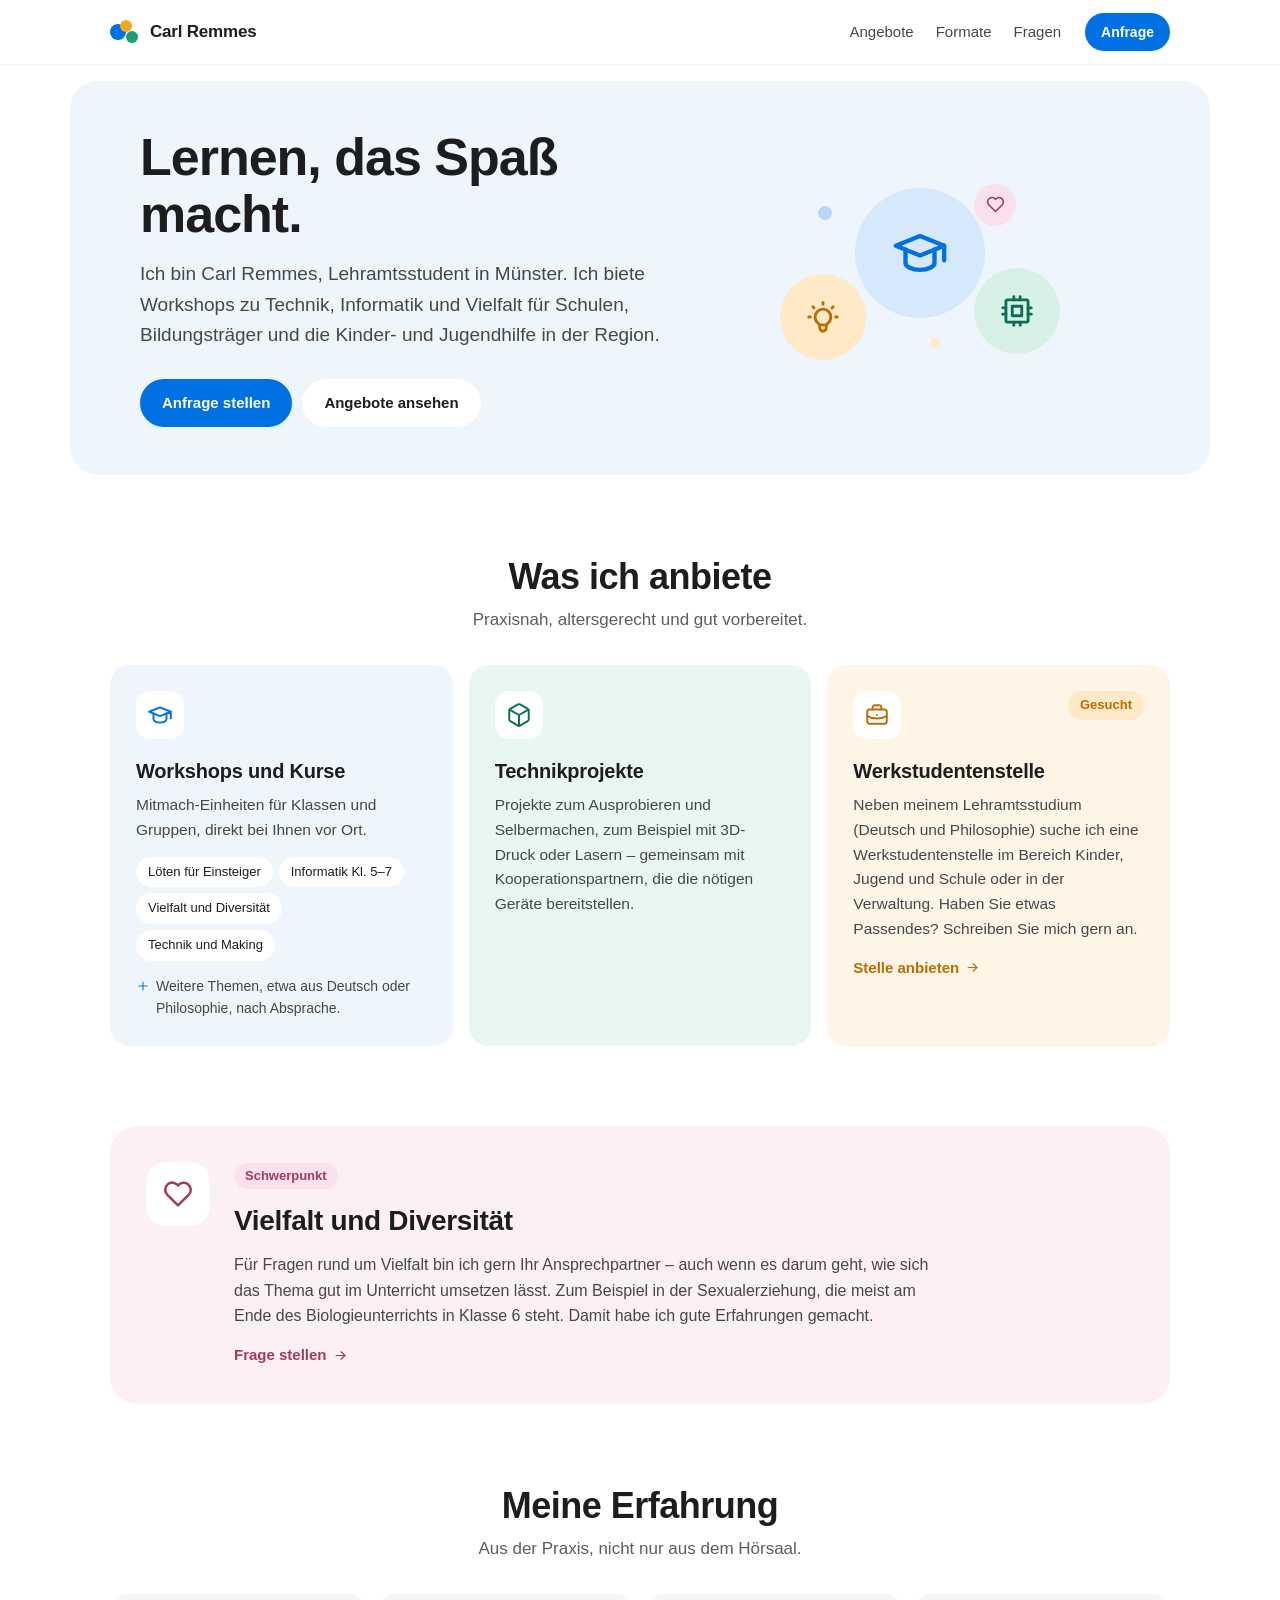
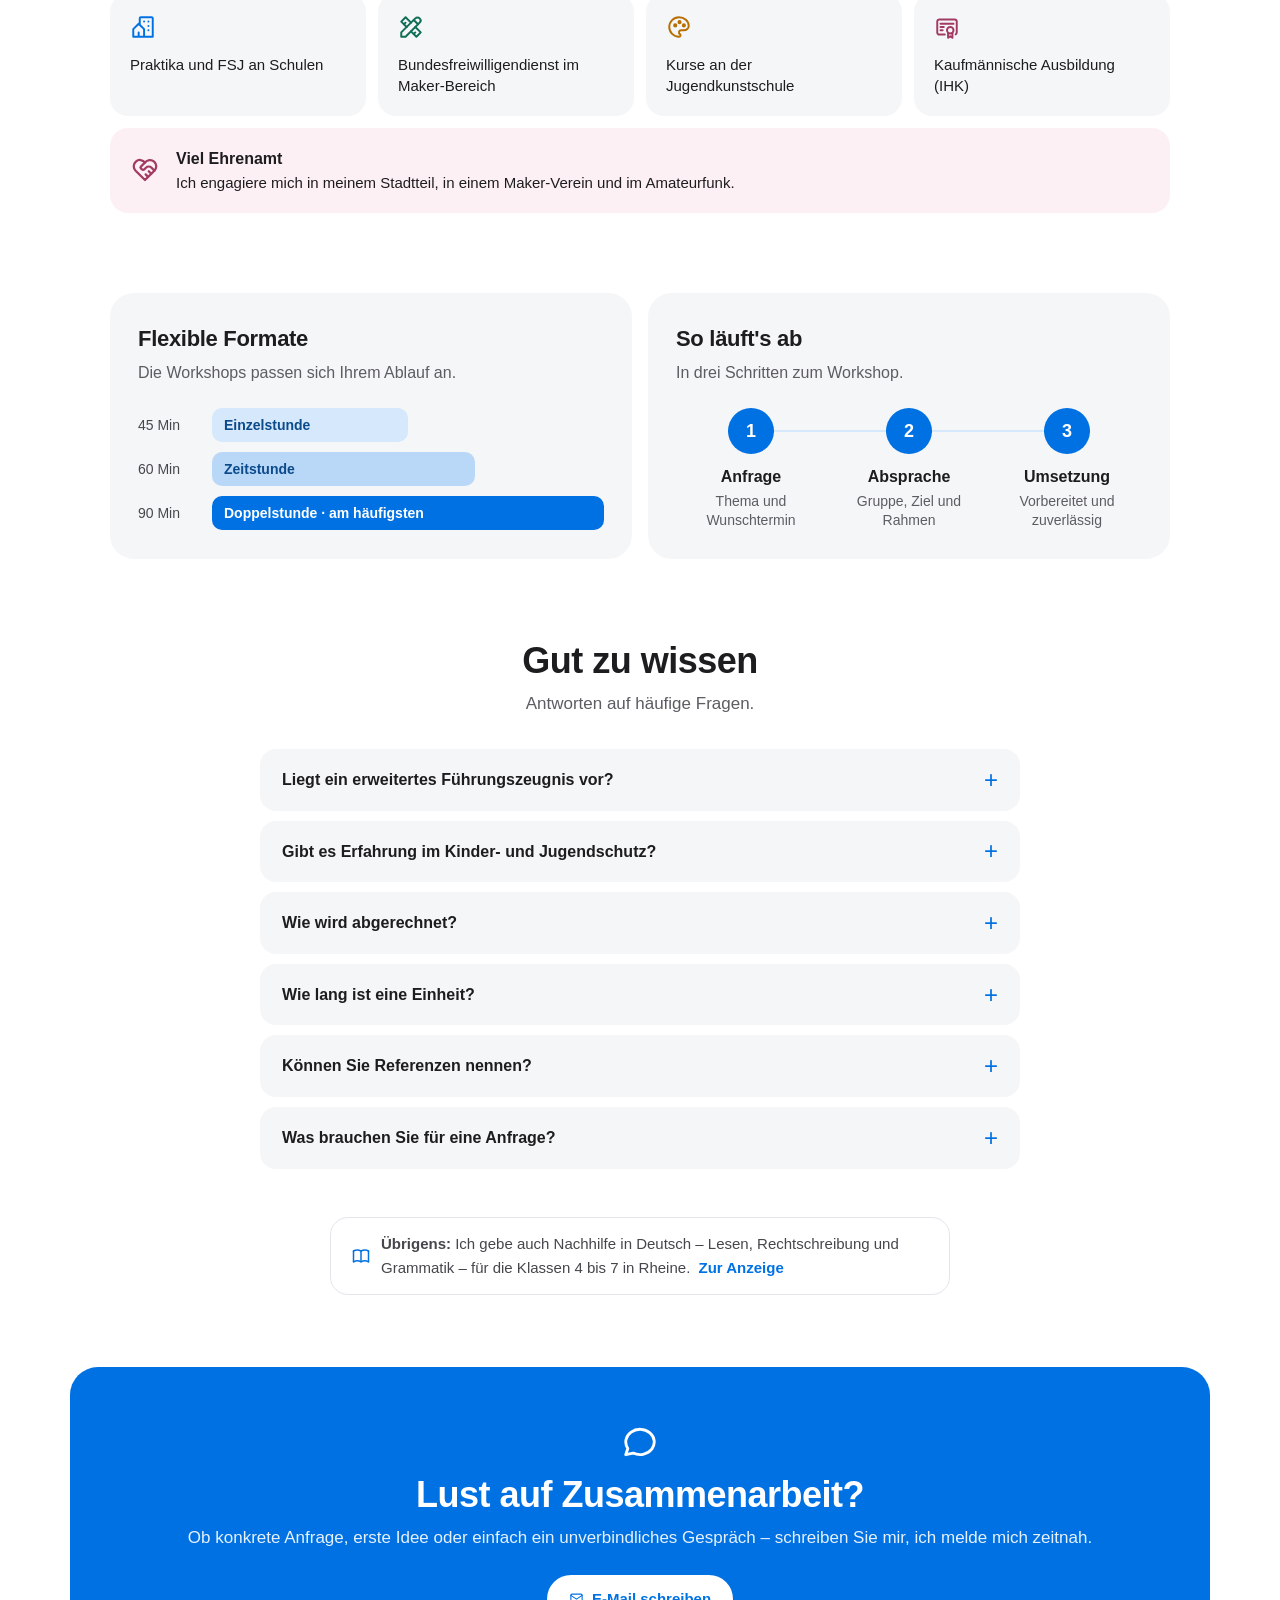
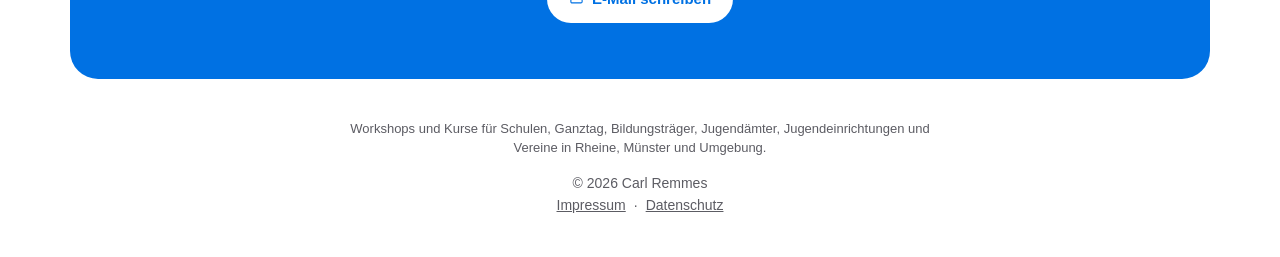
<file: index.html>
<!DOCTYPE html>
<html lang="de">
<head>
<meta charset="utf-8">
<meta name="viewport" content="width=device-width, initial-scale=1">
<title>Carl Remmes – Workshops zu Technik, Informatik und Vielfalt</title>
<meta name="description" content="Workshops und Kurse zu Löten, Informatik, Technik und Vielfalt für Schulen, Ganztag, Bildungsträger, Jugendämter und Jugendeinrichtungen in Rheine, Münster und Umgebung.">
<link rel="canonical" href="https://carlremmes.com/">
<meta property="og:type" content="website">
<meta property="og:locale" content="de_DE">
<meta property="og:url" content="https://carlremmes.com/">
<meta property="og:title" content="Carl Remmes – Workshops zu Technik, Informatik und Vielfalt">
<meta property="og:description" content="Mitmach-Workshops für Schulen, Bildungsträger und die Kinder- und Jugendhilfe in Rheine, Münster und Umgebung.">
<meta property="og:image" content="https://carlremmes.com/og-bild.png">
<meta property="og:image:width" content="1200">
<meta property="og:image:height" content="630">
<meta name="twitter:card" content="summary_large_image">
<link rel="icon" href="favicon.svg" type="image/svg+xml">
<link rel="apple-touch-icon" href="apple-touch-icon.png">
<link rel="stylesheet" href="style.css">
<script type="application/ld+json">
{"@context":"https://schema.org","@type":"Person","name":"Carl Remmes","url":"https://carlremmes.com/","email":"mailto:carl.remmes.business@e.mail.de","description":"Lehramtsstudent und freier Workshop-Anbieter für Technik, Informatik und Vielfalt in Rheine, Münster und Umgebung.","knowsAbout":["Löten","Informatik","3D-Druck","Vielfalt und Diversität","Making","Nachhilfe"]}
</script>
</head>
<body>

<header>
  <div class="wrap nav">
    <a class="brand" href="#top" aria-label="Carl Remmes – zur Startseite">
      <span class="dots" aria-hidden="true"><span></span><span></span><span></span></span>
      Carl Remmes
    </a>
    <nav class="links" aria-label="Hauptnavigation">
      <a href="#angebote">Angebote</a>
      <a href="#formate">Formate</a>
      <a href="#faq">Fragen</a>
    </nav>
    <a class="btn btn-primary btn-small" href="#kontakt">Anfrage</a>
  </div>
</header>

<main id="top">

  <div class="hero">
    <div class="hero-inner">
      <div>
        <h1>Lernen, das Spaß macht.</h1>
        <p>Ich bin Carl Remmes, Lehramtsstudent in Münster. Ich biete Workshops zu Technik, Informatik und Vielfalt für Schulen, Bildungsträger und die Kinder- und Jugendhilfe in der Region.</p>
        <div class="actions">
          <a class="btn btn-primary" href="#kontakt">Anfrage stellen</a>
          <a class="btn btn-light" href="#angebote">Angebote ansehen</a>
        </div>
      </div>
      <div class="art" aria-hidden="true">
        <div class="a1"><svg class="i" aria-hidden="true"xmlns="http://www.w3.org/2000/svg"viewBox="0 0 24 24"fill="none"stroke="currentColor"stroke-width="2"stroke-linecap="round"stroke-linejoin="round"><path stroke="none" d="M0 0h24v24H0z" fill="none"/><path d="M22 9l-10 -4l-10 4l10 4l10 -4v6" /><path d="M6 10.6v5.4a6 3 0 0 0 12 0v-5.4" /></svg></div>
        <div class="a2"><svg class="i" aria-hidden="true"xmlns="http://www.w3.org/2000/svg"viewBox="0 0 24 24"fill="none"stroke="currentColor"stroke-width="2"stroke-linecap="round"stroke-linejoin="round"><path stroke="none" d="M0 0h24v24H0z" fill="none"/><path d="M3 12h1m8 -9v1m8 8h1m-15.4 -6.4l.7 .7m12.1 -.7l-.7 .7" /><path d="M9 16a5 5 0 1 1 6 0a3.5 3.5 0 0 0 -1 3a2 2 0 0 1 -4 0a3.5 3.5 0 0 0 -1 -3" /><path d="M9.7 17l4.6 0" /></svg></div>
        <div class="a3"><svg class="i" aria-hidden="true"xmlns="http://www.w3.org/2000/svg"viewBox="0 0 24 24"fill="none"stroke="currentColor"stroke-width="2"stroke-linecap="round"stroke-linejoin="round"><path stroke="none" d="M0 0h24v24H0z" fill="none"/><path d="M5 5m0 1a1 1 0 0 1 1 -1h12a1 1 0 0 1 1 1v12a1 1 0 0 1 -1 1h-12a1 1 0 0 1 -1 -1z" /><path d="M9 9h6v6h-6z" /><path d="M3 10h2" /><path d="M3 14h2" /><path d="M10 3v2" /><path d="M14 3v2" /><path d="M21 10h-2" /><path d="M21 14h-2" /><path d="M14 21v-2" /><path d="M10 21v-2" /></svg></div>
        <div class="a4"><svg class="i" aria-hidden="true"xmlns="http://www.w3.org/2000/svg"viewBox="0 0 24 24"fill="none"stroke="currentColor"stroke-width="2"stroke-linecap="round"stroke-linejoin="round"><path stroke="none" d="M0 0h24v24H0z" fill="none"/><path d="M19.5 12.572l-7.5 7.428l-7.5 -7.428a5 5 0 1 1 7.5 -6.566a5 5 0 1 1 7.5 6.572" /></svg></div>
        <div class="a5"></div>
        <div class="a6"></div>
      </div>
    </div>
  </div>

  <section id="angebote" class="wrap">
    <h2>Was ich anbiete</h2>
    <p class="lead">Praxisnah, altersgerecht und gut vorbereitet.</p>
    <div class="grid3">
      <article class="card c-blue">
        <div class="tile"><svg class="i" aria-hidden="true"xmlns="http://www.w3.org/2000/svg"viewBox="0 0 24 24"fill="none"stroke="currentColor"stroke-width="2"stroke-linecap="round"stroke-linejoin="round"><path stroke="none" d="M0 0h24v24H0z" fill="none"/><path d="M22 9l-10 -4l-10 4l10 4l10 -4v6" /><path d="M6 10.6v5.4a6 3 0 0 0 12 0v-5.4" /></svg></div>
        <h3>Workshops und Kurse</h3>
        <p>Mitmach-Einheiten für Klassen und Gruppen, direkt bei Ihnen vor Ort.</p>
        <div class="tags"><span>Löten für Einsteiger</span><span>Informatik Kl. 5–7</span><span>Vielfalt und Diversität</span><span>Technik und Making</span></div>
        <p class="note"><svg class="i" aria-hidden="true"xmlns="http://www.w3.org/2000/svg"viewBox="0 0 24 24"fill="none"stroke="currentColor"stroke-width="2"stroke-linecap="round"stroke-linejoin="round"><path stroke="none" d="M0 0h24v24H0z" fill="none"/><path d="M12 5l0 14" /><path d="M5 12l14 0" /></svg>Weitere Themen, etwa aus Deutsch oder Philosophie, nach Absprache.</p>
      </article>
      <article class="card c-green">
        <div class="tile"><svg class="i" aria-hidden="true"xmlns="http://www.w3.org/2000/svg"viewBox="0 0 24 24"fill="none"stroke="currentColor"stroke-width="2"stroke-linecap="round"stroke-linejoin="round"><path stroke="none" d="M0 0h24v24H0z" fill="none"/><path d="M21 16.008v-8.018a1.98 1.98 0 0 0 -1 -1.717l-7 -4.008a2.016 2.016 0 0 0 -2 0l-7 4.008c-.619 .355 -1 1.01 -1 1.718v8.018c0 .709 .381 1.363 1 1.717l7 4.008a2.016 2.016 0 0 0 2 0l7 -4.008c.619 -.355 1 -1.01 1 -1.718z" /><path d="M12 22v-10" /><path d="M12 12l8.73 -5.04" /><path d="M3.27 6.96l8.73 5.04" /></svg></div>
        <h3>Technikprojekte</h3>
        <p>Projekte zum Ausprobieren und Selbermachen, zum Beispiel mit 3D-Druck oder Lasern – gemeinsam mit Kooperationspartnern, die die nötigen Geräte bereitstellen.</p>
      </article>
      <article class="card c-amber">
        <span class="badge">Gesucht</span>
        <div class="tile"><svg class="i" aria-hidden="true"xmlns="http://www.w3.org/2000/svg"viewBox="0 0 24 24"fill="none"stroke="currentColor"stroke-width="2"stroke-linecap="round"stroke-linejoin="round"><path stroke="none" d="M0 0h24v24H0z" fill="none"/><path d="M3 7m0 2a2 2 0 0 1 2 -2h14a2 2 0 0 1 2 2v9a2 2 0 0 1 -2 2h-14a2 2 0 0 1 -2 -2z" /><path d="M8 7v-2a2 2 0 0 1 2 -2h4a2 2 0 0 1 2 2v2" /><path d="M12 12l0 .01" /><path d="M3 13a20 20 0 0 0 18 0" /></svg></div>
        <h3>Werkstudentenstelle</h3>
        <p>Neben meinem Lehramtsstudium (Deutsch und Philosophie) suche ich eine Werkstudentenstelle im Bereich Kinder, Jugend und Schule oder in der Verwaltung. Haben Sie etwas Passendes? Schreiben Sie mich gern an.</p>
        <a class="more" href="mailto:carl.remmes.business@e.mail.de?subject=Werkstudentenstelle">Stelle anbieten <svg class="i" aria-hidden="true"xmlns="http://www.w3.org/2000/svg"viewBox="0 0 24 24"fill="none"stroke="currentColor"stroke-width="2"stroke-linecap="round"stroke-linejoin="round"><path stroke="none" d="M0 0h24v24H0z" fill="none"/><path d="M5 12l14 0" /><path d="M13 18l6 -6" /><path d="M13 6l6 6" /></svg></a>
      </article>
    </div>
  </section>

  <section class="wrap">
    <div class="focus">
      <div class="focus-icon"><svg class="i" aria-hidden="true"xmlns="http://www.w3.org/2000/svg"viewBox="0 0 24 24"fill="none"stroke="currentColor"stroke-width="2"stroke-linecap="round"stroke-linejoin="round"><path stroke="none" d="M0 0h24v24H0z" fill="none"/><path d="M19.5 12.572l-7.5 7.428l-7.5 -7.428a5 5 0 1 1 7.5 -6.566a5 5 0 1 1 7.5 6.572" /></svg></div>
      <div>
        <span class="eyebrow">Schwerpunkt</span>
        <h3>Vielfalt und Diversität</h3>
        <p>Für Fragen rund um Vielfalt bin ich gern Ihr Ansprechpartner – auch wenn es darum geht, wie sich das Thema gut im Unterricht umsetzen lässt. Zum Beispiel in der Sexualerziehung, die meist am Ende des Biologieunterrichts in Klasse 6 steht. Damit habe ich gute Erfahrungen gemacht.</p>
        <a class="more more-pink" href="mailto:carl.remmes.business@e.mail.de?subject=Frage%20zu%20Vielfalt%20und%20Diversit%C3%A4t">Frage stellen <svg class="i" aria-hidden="true"xmlns="http://www.w3.org/2000/svg"viewBox="0 0 24 24"fill="none"stroke="currentColor"stroke-width="2"stroke-linecap="round"stroke-linejoin="round"><path stroke="none" d="M0 0h24v24H0z" fill="none"/><path d="M5 12l14 0" /><path d="M13 18l6 -6" /><path d="M13 6l6 6" /></svg></a>
      </div>
    </div>
  </section>

  <section class="wrap">
    <h2>Meine Erfahrung</h2>
    <p class="lead">Aus der Praxis, nicht nur aus dem Hörsaal.</p>
    <div class="grid4">
      <div class="exp"><span style="color:var(--blue)"><svg class="i" aria-hidden="true"xmlns="http://www.w3.org/2000/svg"viewBox="0 0 24 24"fill="none"stroke="currentColor"stroke-width="2"stroke-linecap="round"stroke-linejoin="round"><path stroke="none" d="M0 0h24v24H0z" fill="none"/><path d="M8 9l5 5v7h-5v-4m0 4h-5v-7l5 -5m1 1v-6a1 1 0 0 1 1 -1h10a1 1 0 0 1 1 1v17h-8" /><path d="M13 7l0 .01" /><path d="M17 7l0 .01" /><path d="M17 11l0 .01" /><path d="M17 15l0 .01" /></svg></span><p>Praktika und FSJ an Schulen</p></div>
      <div class="exp"><span style="color:var(--green-dark)"><svg class="i" aria-hidden="true"xmlns="http://www.w3.org/2000/svg"viewBox="0 0 24 24"fill="none"stroke="currentColor"stroke-width="2"stroke-linecap="round"stroke-linejoin="round"><path stroke="none" d="M0 0h24v24H0z" fill="none"/><path d="M3 21h4l13 -13a1.5 1.5 0 0 0 -4 -4l-13 13v4" /><path d="M14.5 5.5l4 4" /><path d="M12 8l-5 -5l-4 4l5 5" /><path d="M7 8l-1.5 1.5" /><path d="M16 12l5 5l-4 4l-5 -5" /><path d="M16 17l-1.5 1.5" /></svg></span><p>Bundesfreiwilligendienst im Maker-Bereich</p></div>
      <div class="exp"><span style="color:var(--amber-dark)"><svg class="i" aria-hidden="true"xmlns="http://www.w3.org/2000/svg"viewBox="0 0 24 24"fill="none"stroke="currentColor"stroke-width="2"stroke-linecap="round"stroke-linejoin="round"><path stroke="none" d="M0 0h24v24H0z" fill="none"/><path d="M12 21a9 9 0 0 1 0 -18c4.97 0 9 3.582 9 8c0 1.06 -.474 2.078 -1.318 2.828c-.844 .75 -1.989 1.172 -3.182 1.172h-2.5a2 2 0 0 0 -1 3.75a1.3 1.3 0 0 1 -1 2.25" /><path d="M8.5 10.5m-1 0a1 1 0 1 0 2 0a1 1 0 1 0 -2 0" /><path d="M12.5 7.5m-1 0a1 1 0 1 0 2 0a1 1 0 1 0 -2 0" /><path d="M16.5 10.5m-1 0a1 1 0 1 0 2 0a1 1 0 1 0 -2 0" /></svg></span><p>Kurse an der Jugendkunstschule</p></div>
      <div class="exp"><span style="color:var(--pink-dark)"><svg class="i" aria-hidden="true"xmlns="http://www.w3.org/2000/svg"viewBox="0 0 24 24"fill="none"stroke="currentColor"stroke-width="2"stroke-linecap="round"stroke-linejoin="round"><path stroke="none" d="M0 0h24v24H0z" fill="none"/><path d="M15 15m-3 0a3 3 0 1 0 6 0a3 3 0 1 0 -6 0" /><path d="M13 17.5v4.5l2 -1.5l2 1.5v-4.5" /><path d="M10 19h-5a2 2 0 0 1 -2 -2v-10c0 -1.1 .9 -2 2 -2h14a2 2 0 0 1 2 2v10a2 2 0 0 1 -1 1.73" /><path d="M6 9l12 0" /><path d="M6 12l3 0" /><path d="M6 15l2 0" /></svg></span><p>Kaufmännische Ausbildung (IHK)</p></div>
      <div class="exp wide"><svg class="i" aria-hidden="true"xmlns="http://www.w3.org/2000/svg"viewBox="0 0 24 24"fill="none"stroke="currentColor"stroke-width="2"stroke-linecap="round"stroke-linejoin="round"><path stroke="none" d="M0 0h24v24H0z" fill="none"/><path d="M19.5 12.572l-7.5 7.428l-7.5 -7.428a5 5 0 1 1 7.5 -6.566a5 5 0 1 1 7.5 6.572" /><path d="M12 6l-3.293 3.293a1 1 0 0 0 0 1.414l.543 .543c.69 .69 1.81 .69 2.5 0l1 -1a3.182 3.182 0 0 1 4.5 0l2.25 2.25" /><path d="M12.5 15.5l2 2" /><path d="M15 13l2 2" /></svg><p><b>Viel Ehrenamt</b>Ich engagiere mich in meinem Stadtteil, in einem Maker-Verein und im Amateurfunk.</p></div>
    </div>
  </section>

  <section id="formate" class="wrap">
    <div class="split">
      <div class="panel">
        <h3>Flexible Formate</h3>
        <p>Die Workshops passen sich Ihrem Ablauf an.</p>
        <div class="bars">
          <span>45 Min</span><div class="bar" style="width:50%;background:var(--blue-100);color:var(--blue-dark)">Einzelstunde</div>
          <span>60 Min</span><div class="bar" style="width:67%;background:var(--blue-200);color:var(--blue-dark)">Zeitstunde</div>
          <span>90 Min</span><div class="bar" style="width:100%;background:var(--blue);color:#fff">Doppelstunde · am häufigsten</div>
        </div>
      </div>
      <div class="panel">
        <h3>So läuft's ab</h3>
        <p>In drei Schritten zum Workshop.</p>
        <div class="steps">
          <div class="step"><div class="num">1</div><b>Anfrage</b><small>Thema und Wunschtermin</small></div>
          <div class="step"><div class="num">2</div><b>Absprache</b><small>Gruppe, Ziel und Rahmen</small></div>
          <div class="step"><div class="num">3</div><b>Umsetzung</b><small>Vorbereitet und zuverlässig</small></div>
        </div>
      </div>
    </div>
  </section>

  <section id="faq" class="wrap">
    <h2>Gut zu wissen</h2>
    <p class="lead">Antworten auf häufige Fragen.</p>
    <div class="faq">
      <details><summary>Liegt ein erweitertes Führungszeugnis vor?</summary><p>Ja. Ich habe regelmäßig ein aktuelles erweitertes Führungszeugnis und lege es vor Beginn vor.</p></details>
      <details><summary>Gibt es Erfahrung im Kinder- und Jugendschutz?</summary><p>Ja. Im FSJ und im Bundesfreiwilligendienst wurde ich dazu geschult, und ich bilde mich regelmäßig weiter.</p></details>
      <details><summary>Wie wird abgerechnet?</summary><p>Ich arbeite freiberuflich und rechne auf Honorarbasis per Rechnung ab. Wie es bei Ihnen am besten passt, etwa über Ganztag, Förderverein oder Projektmittel, klären wir vorab.</p></details>
      <details><summary>Wie lang ist eine Einheit?</summary><p>45, 60 oder 90 Minuten. Am häufigsten ist die Doppelstunde mit 90 Minuten.</p></details>
      <details><summary>Können Sie Referenzen nennen?</summary><p>Ja, Referenzen aus meinen Praktika und Einsätzen an Schulen gebe ich auf Anfrage gern weiter.</p></details>
      <details><summary>Was brauchen Sie für eine Anfrage?</summary><p>Ihre Einrichtung, Zielgruppe oder Gruppengröße, das gewünschte Thema und einen Zeitraum. Ich melde mich dann mit einem Vorschlag.</p></details>
    </div>
  </section>

  <div class="wrap">
    <p class="aside"><svg class="i" aria-hidden="true"xmlns="http://www.w3.org/2000/svg"viewBox="0 0 24 24"fill="none"stroke="currentColor"stroke-width="2"stroke-linecap="round"stroke-linejoin="round"><path stroke="none" d="M0 0h24v24H0z" fill="none"/><path d="M3 19a9 9 0 0 1 9 0a9 9 0 0 1 9 0" /><path d="M3 6a9 9 0 0 1 9 0a9 9 0 0 1 9 0" /><path d="M3 6l0 13" /><path d="M12 6l0 13" /><path d="M21 6l0 13" /></svg><span><b>Übrigens:</b> Ich gebe auch Nachhilfe in Deutsch – Lesen, Rechtschreibung und Grammatik – für die Klassen 4 bis 7 in Rheine. <a href="https://www.kleinanzeigen.de/s-anzeige/nachhilfe-deutsch-lesen-rechtschreibung-co-kl-4-7-/3553415261-268-1786" target="_blank" rel="noopener">Zur Anzeige</a></span></p>
  </div>

  <div id="kontakt" class="cta">
    <svg class="i" aria-hidden="true"xmlns="http://www.w3.org/2000/svg"viewBox="0 0 24 24"fill="none"stroke="currentColor"stroke-width="2"stroke-linecap="round"stroke-linejoin="round"><path stroke="none" d="M0 0h24v24H0z" fill="none"/><path d="M3 20l1.3 -3.9c-2.324 -3.437 -1.426 -7.872 2.1 -10.374c3.526 -2.501 8.59 -2.296 11.845 .48c3.255 2.777 3.695 7.266 1.029 10.501c-2.666 3.235 -7.615 4.215 -11.574 2.293l-4.7 1" /></svg>
    <h2>Lust auf Zusammenarbeit?</h2>
    <p>Ob konkrete Anfrage, erste Idee oder einfach ein unverbindliches Gespräch – schreiben Sie mir, ich melde mich zeitnah.</p>
    <a class="btn btn-light" href="mailto:carl.remmes.business@e.mail.de?subject=Anfrage%20%C3%BCber%20carlremmes.com"><svg class="i" aria-hidden="true"xmlns="http://www.w3.org/2000/svg"viewBox="0 0 24 24"fill="none"stroke="currentColor"stroke-width="2"stroke-linecap="round"stroke-linejoin="round"><path stroke="none" d="M0 0h24v24H0z" fill="none"/><path d="M3 7a2 2 0 0 1 2 -2h14a2 2 0 0 1 2 2v10a2 2 0 0 1 -2 2h-14a2 2 0 0 1 -2 -2v-10z" /><path d="M3 7l9 6l9 -6" /></svg> E-Mail schreiben</a>
  </div>

</main>

<footer class="wrap">
  <p class="reach">Workshops und Kurse für Schulen, Ganztag, Bildungsträger, Jugendämter, Jugendeinrichtungen und Vereine in Rheine, Münster und Umgebung.</p>
  © 2026 Carl Remmes
  <br>
  <a href="impressum.html">Impressum</a>·<a href="datenschutz.html">Datenschutz</a>
</footer>

</body>
</html>
</file>
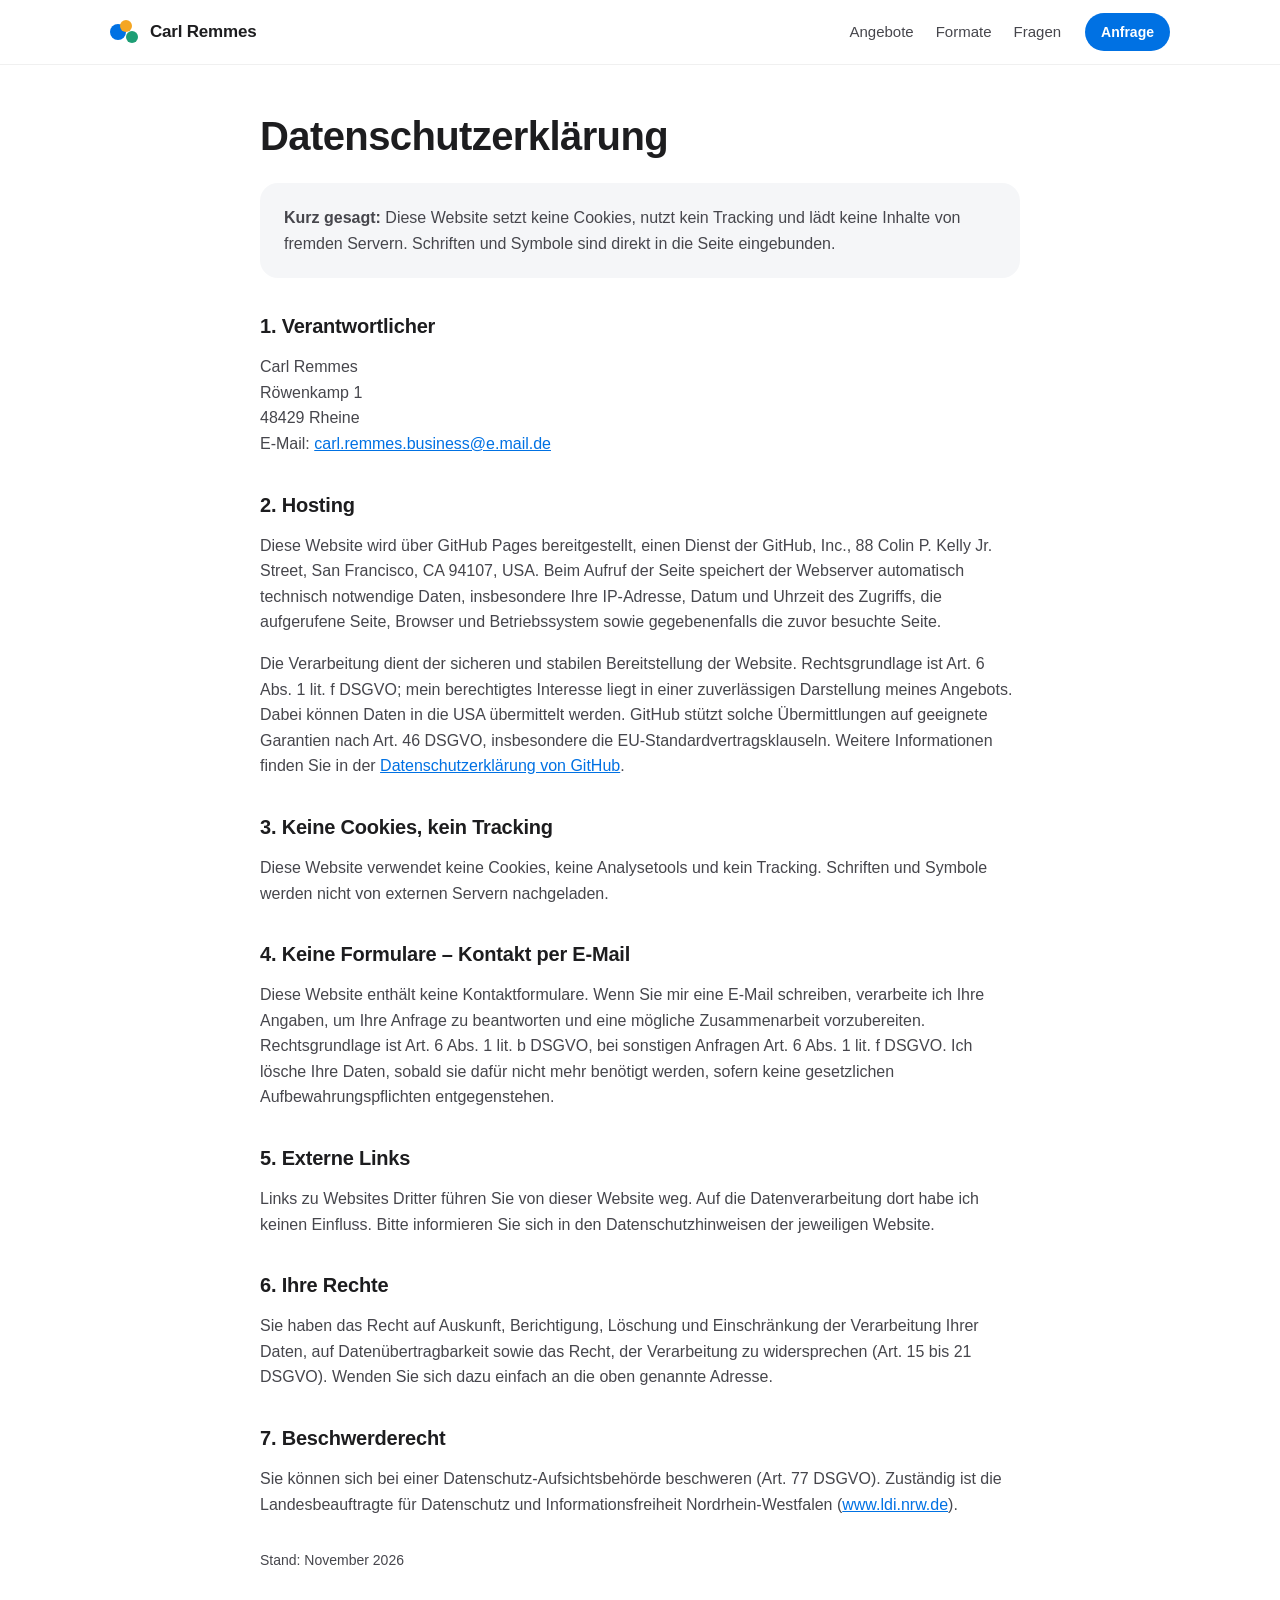
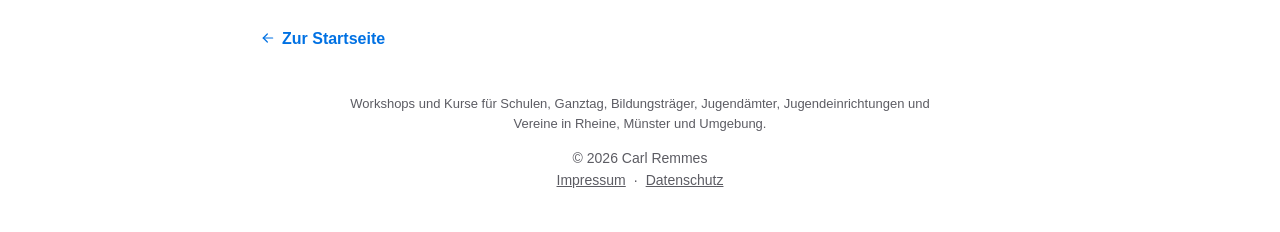
<file: datenschutz.html>
<!DOCTYPE html>
<html lang="de">
<head>
<meta charset="utf-8">
<meta name="viewport" content="width=device-width, initial-scale=1">
<title>Datenschutz – Carl Remmes</title>
<meta name="robots" content="noindex, follow">
<link rel="icon" href="favicon.svg" type="image/svg+xml">
<link rel="apple-touch-icon" href="apple-touch-icon.png">
<link rel="stylesheet" href="style.css">
</head>
<body>

<header>
  <div class="wrap nav">
    <a class="brand" href="index.html#top" aria-label="Carl Remmes – zur Startseite">
      <span class="dots" aria-hidden="true"><span></span><span></span><span></span></span>
      Carl Remmes
    </a>
    <nav class="links" aria-label="Hauptnavigation">
      <a href="index.html#angebote">Angebote</a>
      <a href="index.html#formate">Formate</a>
      <a href="index.html#faq">Fragen</a>
    </nav>
    <a class="btn btn-primary btn-small" href="index.html#kontakt">Anfrage</a>
  </div>
</header>

<main class="wrap">
  <div class="legal">
    <h1>Datenschutzerklärung</h1>

    <div class="box">
      <p style="margin:0"><b>Kurz gesagt:</b> Diese Website setzt keine Cookies, nutzt kein Tracking und lädt keine Inhalte von fremden Servern. Schriften und Symbole sind direkt in die Seite eingebunden.</p>
    </div>

    <h2>1. Verantwortlicher</h2>
    <p>
      Carl Remmes<br>
      Röwenkamp 1<br>
      48429 Rheine<br>
      E-Mail: <a href="mailto:carl.remmes.business@e.mail.de">carl.remmes.business@e.mail.de</a>
    </p>

    <h2>2. Hosting</h2>
    <p>Diese Website wird über GitHub Pages bereitgestellt, einen Dienst der GitHub, Inc., 88 Colin P. Kelly Jr. Street, San Francisco, CA 94107, USA. Beim Aufruf der Seite speichert der Webserver automatisch technisch notwendige Daten, insbesondere Ihre IP-Adresse, Datum und Uhrzeit des Zugriffs, die aufgerufene Seite, Browser und Betriebssystem sowie gegebenenfalls die zuvor besuchte Seite.</p>
    <p>Die Verarbeitung dient der sicheren und stabilen Bereitstellung der Website. Rechtsgrundlage ist Art. 6 Abs. 1 lit. f DSGVO; mein berechtigtes Interesse liegt in einer zuverlässigen Darstellung meines Angebots. Dabei können Daten in die USA übermittelt werden. GitHub stützt solche Übermittlungen auf geeignete Garantien nach Art. 46 DSGVO, insbesondere die EU-Standardvertragsklauseln. Weitere Informationen finden Sie in der <a href="https://docs.github.com/de/site-policy/privacy-policies/github-general-privacy-statement" rel="noopener" target="_blank">Datenschutzerklärung von GitHub</a>.</p>

    <h2>3. Keine Cookies, kein Tracking</h2>
    <p>Diese Website verwendet keine Cookies, keine Analysetools und kein Tracking. Schriften und Symbole werden nicht von externen Servern nachgeladen.</p>

    <h2>4. Keine Formulare – Kontakt per E-Mail</h2>
    <p>Diese Website enthält keine Kontaktformulare. Wenn Sie mir eine E-Mail schreiben, verarbeite ich Ihre Angaben, um Ihre Anfrage zu beantworten und eine mögliche Zusammenarbeit vorzubereiten. Rechtsgrundlage ist Art. 6 Abs. 1 lit. b DSGVO, bei sonstigen Anfragen Art. 6 Abs. 1 lit. f DSGVO. Ich lösche Ihre Daten, sobald sie dafür nicht mehr benötigt werden, sofern keine gesetzlichen Aufbewahrungspflichten entgegenstehen.</p>

    <h2>5. Externe Links</h2>
    <p>Links zu Websites Dritter führen Sie von dieser Website weg. Auf die Datenverarbeitung dort habe ich keinen Einfluss. Bitte informieren Sie sich in den Datenschutzhinweisen der jeweiligen Website.</p>

    <h2>6. Ihre Rechte</h2>
    <p>Sie haben das Recht auf Auskunft, Berichtigung, Löschung und Einschränkung der Verarbeitung Ihrer Daten, auf Datenübertragbarkeit sowie das Recht, der Verarbeitung zu widersprechen (Art. 15 bis 21 DSGVO). Wenden Sie sich dazu einfach an die oben genannte Adresse.</p>

    <h2>7. Beschwerderecht</h2>
    <p>Sie können sich bei einer Datenschutz-Aufsichtsbehörde beschweren (Art. 77 DSGVO). Zuständig ist die Landesbeauftragte für Datenschutz und Informationsfreiheit Nordrhein-Westfalen (<a href="https://www.ldi.nrw.de" rel="noopener" target="_blank">www.ldi.nrw.de</a>).</p>

    <p style="margin-top:32px;font-size:14px">Stand: November 2026</p>

    <a class="back" href="index.html"><svg class="i" aria-hidden="true"xmlns="http://www.w3.org/2000/svg"viewBox="0 0 24 24"fill="none"stroke="currentColor"stroke-width="2"stroke-linecap="round"stroke-linejoin="round"><path stroke="none" d="M0 0h24v24H0z" fill="none"/><path d="M5 12l14 0" /><path d="M5 12l6 6" /><path d="M5 12l6 -6" /></svg> Zur Startseite</a>
  </div>
</main>

<footer class="wrap">
  <p class="reach">Workshops und Kurse für Schulen, Ganztag, Bildungsträger, Jugendämter, Jugendeinrichtungen und Vereine in Rheine, Münster und Umgebung.</p>
  © 2026 Carl Remmes
  <br>
  <a href="impressum.html">Impressum</a>·<a href="datenschutz.html">Datenschutz</a>
</footer>

</body>
</html>
</file>
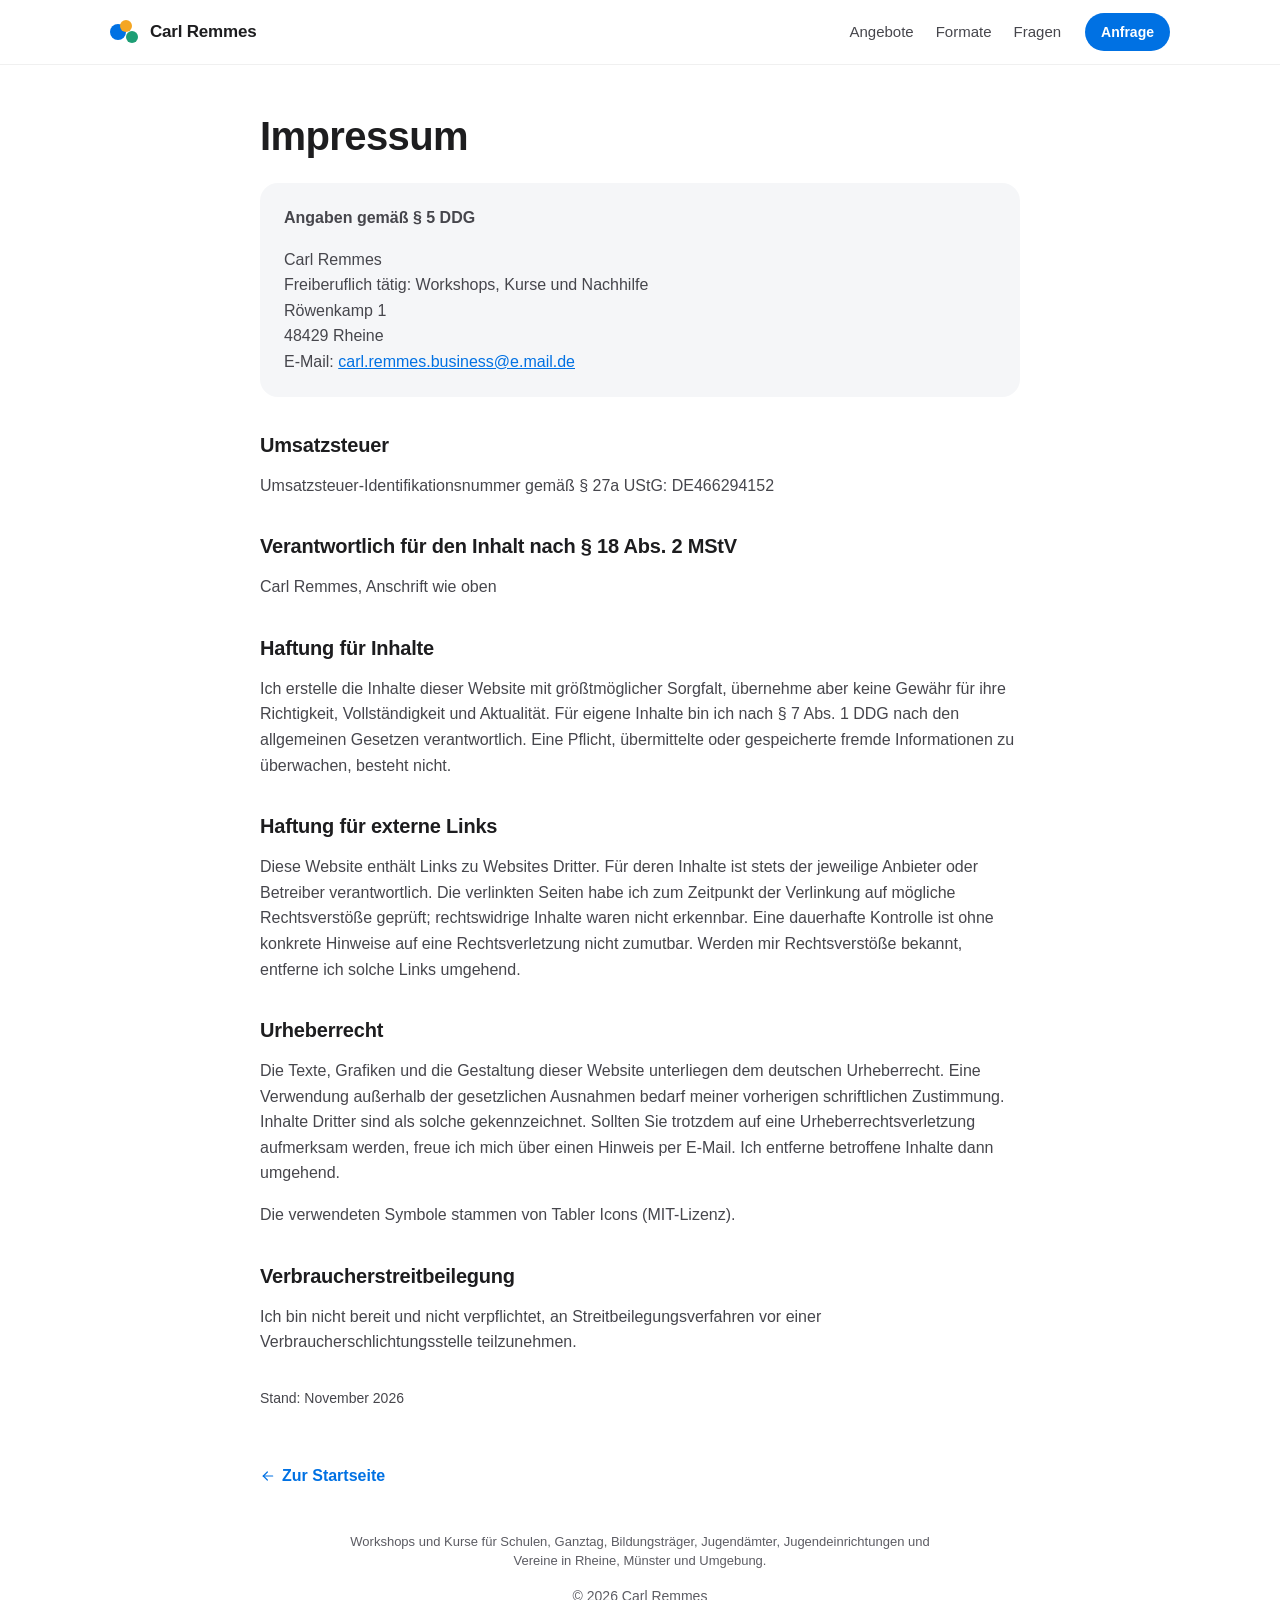
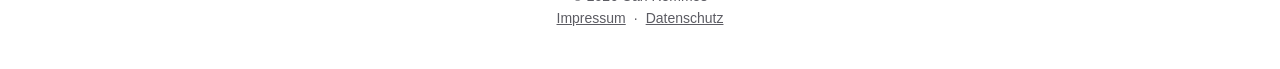
<file: impressum.html>
<!DOCTYPE html>
<html lang="de">
<head>
<meta charset="utf-8">
<meta name="viewport" content="width=device-width, initial-scale=1">
<title>Impressum – Carl Remmes</title>
<meta name="robots" content="noindex, follow">
<link rel="icon" href="favicon.svg" type="image/svg+xml">
<link rel="apple-touch-icon" href="apple-touch-icon.png">
<link rel="stylesheet" href="style.css">
</head>
<body>

<header>
  <div class="wrap nav">
    <a class="brand" href="index.html#top" aria-label="Carl Remmes – zur Startseite">
      <span class="dots" aria-hidden="true"><span></span><span></span><span></span></span>
      Carl Remmes
    </a>
    <nav class="links" aria-label="Hauptnavigation">
      <a href="index.html#angebote">Angebote</a>
      <a href="index.html#formate">Formate</a>
      <a href="index.html#faq">Fragen</a>
    </nav>
    <a class="btn btn-primary btn-small" href="index.html#kontakt">Anfrage</a>
  </div>
</header>

<main class="wrap">
  <div class="legal">
    <h1>Impressum</h1>

    <div class="box">
      <p style="margin-top:0"><b>Angaben gemäß § 5 DDG</b></p>
      <p style="margin-bottom:0">
        Carl Remmes<br>
        Freiberuflich tätig: Workshops, Kurse und Nachhilfe<br>
        Röwenkamp 1<br>
        48429 Rheine<br>
        E-Mail: <a href="mailto:carl.remmes.business@e.mail.de">carl.remmes.business@e.mail.de</a>
      </p>
    </div>

    <h2>Umsatzsteuer</h2>
    <p>Umsatzsteuer-Identifikationsnummer gemäß § 27a UStG: DE466294152</p>

    <h2>Verantwortlich für den Inhalt nach § 18 Abs. 2 MStV</h2>
    <p>Carl Remmes, Anschrift wie oben</p>

    <h2>Haftung für Inhalte</h2>
    <p>Ich erstelle die Inhalte dieser Website mit größtmöglicher Sorgfalt, übernehme aber keine Gewähr für ihre Richtigkeit, Vollständigkeit und Aktualität. Für eigene Inhalte bin ich nach § 7 Abs. 1 DDG nach den allgemeinen Gesetzen verantwortlich. Eine Pflicht, übermittelte oder gespeicherte fremde Informationen zu überwachen, besteht nicht.</p>

    <h2>Haftung für externe Links</h2>
    <p>Diese Website enthält Links zu Websites Dritter. Für deren Inhalte ist stets der jeweilige Anbieter oder Betreiber verantwortlich. Die verlinkten Seiten habe ich zum Zeitpunkt der Verlinkung auf mögliche Rechtsverstöße geprüft; rechtswidrige Inhalte waren nicht erkennbar. Eine dauerhafte Kontrolle ist ohne konkrete Hinweise auf eine Rechtsverletzung nicht zumutbar. Werden mir Rechtsverstöße bekannt, entferne ich solche Links umgehend.</p>

    <h2>Urheberrecht</h2>
    <p>Die Texte, Grafiken und die Gestaltung dieser Website unterliegen dem deutschen Urheberrecht. Eine Verwendung außerhalb der gesetzlichen Ausnahmen bedarf meiner vorherigen schriftlichen Zustimmung. Inhalte Dritter sind als solche gekennzeichnet. Sollten Sie trotzdem auf eine Urheberrechtsverletzung aufmerksam werden, freue ich mich über einen Hinweis per E-Mail. Ich entferne betroffene Inhalte dann umgehend.</p>
    <p>Die verwendeten Symbole stammen von Tabler Icons (MIT-Lizenz).</p>

    <h2>Verbraucherstreitbeilegung</h2>
    <p>Ich bin nicht bereit und nicht verpflichtet, an Streitbeilegungsverfahren vor einer Verbraucherschlichtungsstelle teilzunehmen.</p>

    <p style="margin-top:32px;font-size:14px">Stand: November 2026</p>

    <a class="back" href="index.html"><svg class="i" aria-hidden="true"xmlns="http://www.w3.org/2000/svg"viewBox="0 0 24 24"fill="none"stroke="currentColor"stroke-width="2"stroke-linecap="round"stroke-linejoin="round"><path stroke="none" d="M0 0h24v24H0z" fill="none"/><path d="M5 12l14 0" /><path d="M5 12l6 6" /><path d="M5 12l6 -6" /></svg> Zur Startseite</a>
  </div>
</main>

<footer class="wrap">
  <p class="reach">Workshops und Kurse für Schulen, Ganztag, Bildungsträger, Jugendämter, Jugendeinrichtungen und Vereine in Rheine, Münster und Umgebung.</p>
  © 2026 Carl Remmes
  <br>
  <a href="impressum.html">Impressum</a>·<a href="datenschutz.html">Datenschutz</a>
</footer>

</body>
</html>
</file>
<file: style.css>
:root{
  --blue:#0071e3;--blue-dark:#0B4A8B;--blue-50:#EEF5FD;--blue-100:#D6E8FB;--blue-200:#B9D7F7;
  --amber:#F5A623;--amber-dark:#B86E00;--amber-50:#FFF5E6;--amber-100:#FFE9C7;
  --green:#1D9E75;--green-dark:#0F6E56;--green-50:#E9F7F1;--green-100:#D7F1E6;
  --pink-dark:#A33A62;--pink-100:#FBE1EB;
  --gray-50:#F5F6F8;--text:#1d1d1f;--text-2:#46464c;--text-3:#5c5c63;
  --radius:20px;
}
*{box-sizing:border-box}
html{scroll-behavior:smooth;scroll-padding-top:80px}
body{margin:0;font-family:-apple-system,BlinkMacSystemFont,"Segoe UI",Roboto,"Helvetica Neue",Arial,sans-serif;color:var(--text);background:#fff;line-height:1.6;-webkit-font-smoothing:antialiased}
a{color:inherit}
.wrap{max-width:1100px;margin:0 auto;padding:0 20px}
.i{width:1em;height:1em;stroke-width:1.8;vertical-align:-0.15em;flex-shrink:0}

/* Kopfzeile */
header{position:sticky;top:0;z-index:10;background:rgba(255,255,255,.82);-webkit-backdrop-filter:saturate(180%) blur(16px);backdrop-filter:saturate(180%) blur(16px);border-bottom:1px solid rgba(0,0,0,.06)}
.nav{display:flex;align-items:center;gap:24px;height:64px}
.brand{display:flex;align-items:center;gap:10px;text-decoration:none;font-weight:600;font-size:17px;letter-spacing:-.2px}
.dots{position:relative;width:30px;height:24px}
.dots span{position:absolute;border-radius:50%}
.dots span:nth-child(1){left:0;top:4px;width:16px;height:16px;background:var(--blue)}
.dots span:nth-child(2){left:10px;top:0;width:12px;height:12px;background:var(--amber)}
.dots span:nth-child(3){left:16px;top:11px;width:12px;height:12px;background:var(--green)}
.links{display:flex;gap:22px;margin-left:auto}
.links a{text-decoration:none;font-size:15px;color:var(--text-2)}
.links a:hover{color:var(--blue)}
.btn{display:inline-flex;align-items:center;gap:8px;border-radius:999px;padding:12px 22px;font-size:15px;font-weight:600;text-decoration:none;transition:transform .15s,background .15s}
.btn:hover{transform:translateY(-1px)}
.btn-primary{background:var(--blue);color:#fff}
.btn-primary:hover{background:#0062c4}
.btn-light{background:#fff;color:var(--text)}
.btn-small{padding:8px 16px;font-size:14px}
@media (max-width:720px){.links{display:none}.nav .btn-small{margin-left:auto}}

/* Hero */
.hero{background:var(--blue-50);border-radius:28px;margin:16px auto 0;max-width:1140px;padding:48px 24px}
.hero-inner{display:grid;grid-template-columns:1.2fr 1fr;gap:32px;align-items:center;max-width:1000px;margin:0 auto}
.hero h1{font-size:clamp(32px,5vw,52px);line-height:1.1;letter-spacing:-1px;margin:0 0 16px}
.hero p{font-size:clamp(16px,1.8vw,19px);color:var(--text-2);margin:0 0 28px;max-width:540px}
.actions{display:flex;gap:10px;flex-wrap:wrap}
.art{position:relative;width:280px;height:200px;margin:0 auto}
.art div{position:absolute;border-radius:50%;display:flex;align-items:center;justify-content:center}
.art .a1{left:75px;top:10px;width:130px;height:130px;background:var(--blue-100);color:var(--blue);font-size:58px}
.art .a2{left:0;top:96px;width:86px;height:86px;background:var(--amber-100);color:var(--amber-dark);font-size:38px}
.art .a3{right:0;top:90px;width:86px;height:86px;background:var(--green-100);color:var(--green-dark);font-size:38px}
.art .a4{right:44px;top:6px;width:42px;height:42px;background:var(--pink-100);color:var(--pink-dark);font-size:21px}
.art .a5{left:38px;top:28px;width:14px;height:14px;background:var(--blue-200)}
.art .a6{left:150px;top:160px;width:10px;height:10px;background:var(--amber-100)}
@media (max-width:820px){
  .hero{margin:12px 12px 0;padding:32px 20px 36px;text-align:center}
  .hero-inner{grid-template-columns:1fr}
  .hero p{margin-left:auto;margin-right:auto}
  .actions{justify-content:center}
  .art{order:-1;transform:scale(.8);height:170px;margin-bottom:-10px}
}


/* Abschnitte */
section.wrap{margin-top:80px}
h2{font-size:clamp(26px,3.4vw,36px);letter-spacing:-.5px;line-height:1.2;margin:0 0 8px;text-align:center}
.lead{text-align:center;color:var(--text-3);font-size:17px;margin:0 0 32px}
.grid3{display:grid;grid-template-columns:repeat(3,minmax(0,1fr));gap:16px}
.card{border-radius:var(--radius);padding:26px}
.card h3{font-size:20px;margin:16px 0 6px;letter-spacing:-.2px}
.card p{margin:0;color:var(--text-2);font-size:15.5px}
.tile{width:48px;height:48px;border-radius:14px;background:#fff;display:flex;align-items:center;justify-content:center;font-size:26px}
.c-blue{background:var(--blue-50)}.c-blue .tile{color:var(--blue)}
.c-green{background:var(--green-50)}.c-green .tile{color:var(--green-dark)}
.c-amber{background:var(--amber-50);position:relative}.c-amber .tile{color:var(--amber-dark)}
.badge{position:absolute;top:26px;right:26px;background:var(--amber-100);color:var(--amber-dark);font-size:13px;font-weight:600;border-radius:999px;padding:4px 12px}
.more{display:inline-flex;align-items:center;gap:6px;margin-top:14px;font-weight:600;font-size:15px;color:var(--amber-dark);text-decoration:none}
.more:hover{text-decoration:underline}
.tags{display:flex;flex-wrap:wrap;gap:6px;margin-top:14px}
.tags span{background:#fff;border-radius:999px;padding:5px 12px;font-size:13px}
.note{display:flex;gap:6px;align-items:flex-start;margin-top:14px!important;font-size:14px!important}
.note .i{color:var(--blue);margin-top:4px}
@media (max-width:900px){.grid3{grid-template-columns:1fr}}

/* Erfahrung */
.grid4{display:grid;grid-template-columns:repeat(4,minmax(0,1fr));gap:12px}
.exp{background:var(--gray-50);border-radius:18px;padding:20px}
.exp .i{font-size:26px}
.exp p{margin:10px 0 0;font-size:15px;line-height:1.4;hyphens:auto;-webkit-hyphens:auto}
@media (max-width:900px){.grid4{grid-template-columns:repeat(2,minmax(0,1fr))}}

/* Formate und Ablauf */
.split{display:grid;grid-template-columns:1fr 1fr;gap:16px}
.panel{background:var(--gray-50);border-radius:24px;padding:28px}
.panel h3{font-size:22px;margin:0 0 4px;letter-spacing:-.3px}
.panel>p{margin:0 0 22px;color:var(--text-3)}
.bars{display:grid;grid-template-columns:64px minmax(0,1fr);gap:10px;align-items:center}
.bars span{font-size:14px;color:var(--text-2)}
.bar{height:34px;border-radius:10px;display:flex;align-items:center;padding:0 12px;font-size:14px;font-weight:600;white-space:nowrap}
.steps{display:grid;grid-template-columns:repeat(3,minmax(0,1fr));gap:8px;text-align:center;position:relative}
.steps::before{content:"";position:absolute;top:22px;left:17%;right:17%;height:2px;background:var(--blue-100)}
.step{position:relative}
.num{width:46px;height:46px;border-radius:50%;background:var(--blue);color:#fff;font-weight:600;font-size:18px;display:flex;align-items:center;justify-content:center;margin:0 auto 10px}
.step b{display:block;font-size:16px}
.step small{display:block;font-size:14px;color:var(--text-3);line-height:1.4;margin-top:2px}
@media (max-width:820px){.split{grid-template-columns:1fr}}

/* FAQ */
.faq{max-width:760px;margin:0 auto}
details{background:var(--gray-50);border-radius:16px;padding:18px 22px;margin-bottom:10px}
summary{font-weight:600;font-size:16px;cursor:pointer;list-style:none;display:flex;justify-content:space-between;gap:16px;align-items:center}
summary::-webkit-details-marker{display:none}
summary::after{content:"+";color:var(--blue);font-size:24px;font-weight:400;line-height:1;transition:transform .2s}
details[open] summary::after{transform:rotate(45deg)}
details p{margin:10px 0 0;color:var(--text-2)}

/* Kontakt */
.cta{background:var(--blue);color:#fff;border-radius:28px;text-align:center;padding:56px 24px;margin:72px auto 0;max-width:1140px}
.cta>.i{font-size:38px}
.cta h2{color:#fff;margin:10px 0 8px}
.cta p{color:#E6F1FB;font-size:17px;margin:0 0 24px}
.cta .btn-light{color:var(--blue)}
@media (max-width:820px){section.wrap{margin-top:64px}.cta{margin:56px 12px 0;padding:44px 20px}}

footer a{color:var(--text-3);margin:0 8px}

/* Ehrenamt */
.exp.wide{grid-column:1/-1;display:flex;gap:16px;align-items:center;background:#FDF0F5}
.exp.wide .i{font-size:30px;color:var(--pink-dark)}
.exp.wide p{margin:0}
.exp.wide b{display:block;font-size:16px;margin-bottom:2px}

/* Fußzeile */
footer.wrap{padding-top:40px;padding-bottom:40px;text-align:center;font-size:14px;color:var(--text-3)}
.reach{max-width:620px;margin:0 auto 14px;font-size:13px;line-height:1.5}

/* Rechtliches */
.legal{max-width:760px;margin:48px auto 0}
.legal h1{font-size:clamp(30px,4vw,40px);letter-spacing:-.6px;line-height:1.15;margin:0 0 24px}
.legal h2{text-align:left;font-size:20px;letter-spacing:-.2px;margin:36px 0 8px}
.legal p,.legal li{color:var(--text-2)}
.legal a{color:var(--blue)}
.legal .box{background:var(--gray-50);border-radius:18px;padding:22px 24px}
.ph{background:var(--amber-100);color:var(--amber-dark);border-radius:6px;padding:1px 6px}
.back{display:inline-flex;align-items:center;gap:6px;color:var(--blue);text-decoration:none;font-weight:600;margin-top:40px}

/* Schwerpunkt Vielfalt */
.focus{display:flex;gap:24px;align-items:flex-start;background:#FDF0F5;border-radius:28px;padding:36px}
.focus-icon{flex-shrink:0;width:64px;height:64px;border-radius:20px;background:#fff;color:var(--pink-dark);display:flex;align-items:center;justify-content:center;font-size:34px}
.eyebrow{display:inline-block;font-size:13px;font-weight:600;color:var(--pink-dark);background:var(--pink-100);border-radius:999px;padding:3px 11px}
.focus h3{font-size:clamp(22px,2.6vw,28px);letter-spacing:-.3px;margin:10px 0 8px}
.focus p{margin:0;color:var(--text-2);font-size:16px;max-width:720px}
.more-pink{color:var(--pink-dark)}
@media (max-width:720px){.focus{flex-direction:column;gap:16px;padding:26px}}

/* Nachhilfe-Hinweis */
.aside{display:flex;gap:10px;align-items:center;justify-content:center;max-width:620px;margin:48px auto 0;padding:14px 20px;border:1px solid #E3E5EA;border-radius:18px;font-size:15px;color:var(--text-2);text-align:left}
.aside .i{font-size:20px;color:var(--blue)}
.aside a{color:var(--blue);font-weight:600;text-decoration:none;margin-left:4px;white-space:nowrap}
.aside a:hover{text-decoration:underline}
</file>
